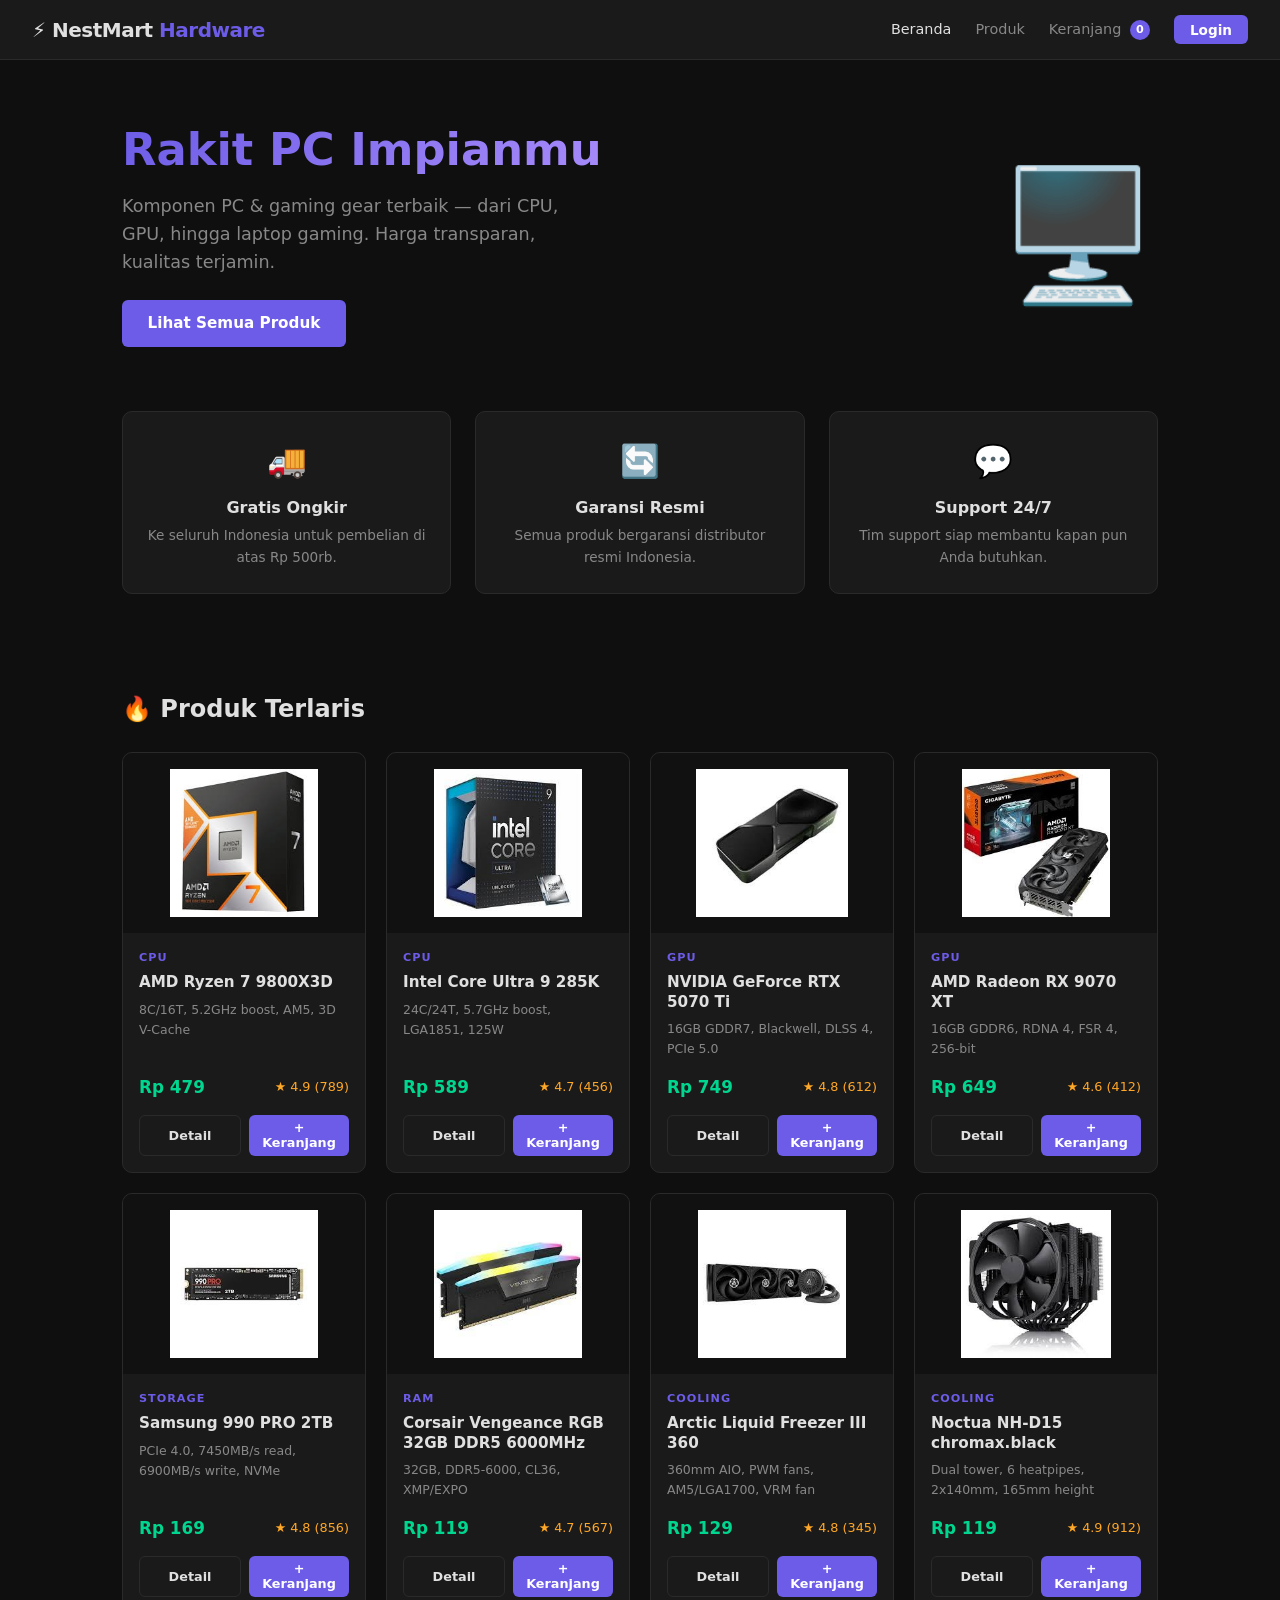
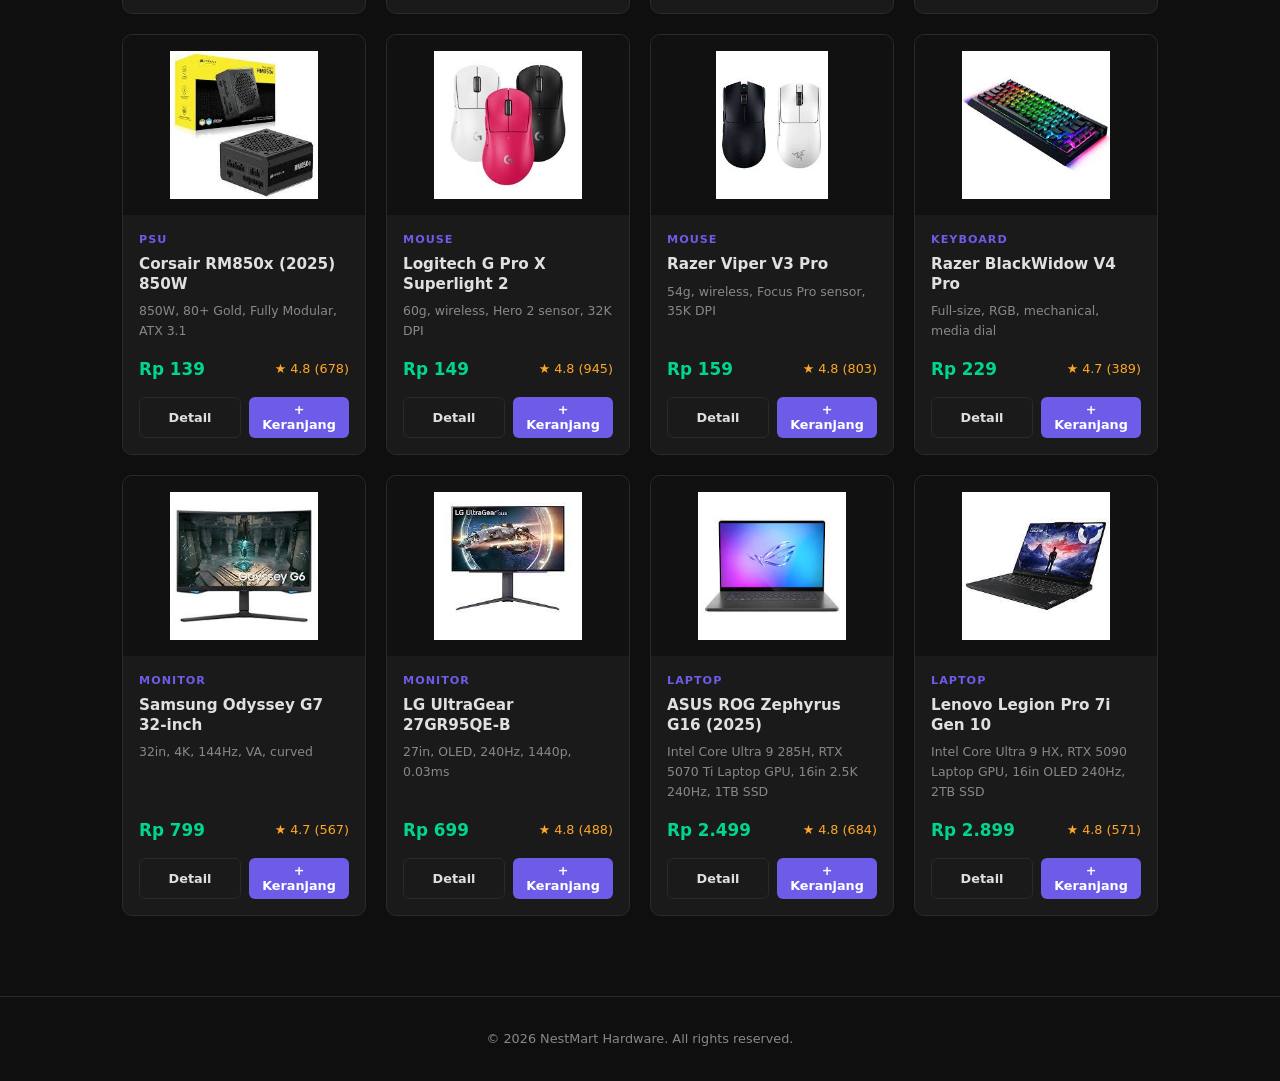
<file: index.html>
<!doctype html>
<html lang="id">
  <head>
    <meta charset="UTF-8" />
    <meta name="viewport" content="width=device-width, initial-scale=1.0" />
    <title>NestMart Hardware — PC Parts & Gaming Gear</title>
    <link rel="stylesheet" href="css/style.css" />
  </head>
  <body>
    <header class="navbar">
      <a href="index.html" class="logo">⚡ NestMart <span>Hardware</span></a>
      <nav>
        <a href="index.html" class="active">Beranda</a>
        <a href="products.html">Produk</a>
        <a href="cart.html" class="cart-link">
          Keranjang <span id="cart-count" class="cart-badge">0</span>
        </a>
        <span id="user-area"></span>
      </nav>
    </header>

    <section class="hero">
      <div class="hero-content">
        <h1>Rakit PC Impianmu</h1>
        <p>
          Komponen PC & gaming gear terbaik — dari CPU, GPU, hingga laptop
          gaming. Harga transparan, kualitas terjamin.
        </p>
        <a href="products.html" class="btn-primary">Lihat Semua Produk</a>
      </div>
      <div class="hero-visual">
        <div class="hero-icon">🖥️</div>
      </div>
    </section>

    <section class="features">
      <div class="feature-card">
        <span class="feature-icon">🚚</span>
        <h3>Gratis Ongkir</h3>
        <p>Ke seluruh Indonesia untuk pembelian di atas Rp 500rb.</p>
      </div>
      <div class="feature-card">
        <span class="feature-icon">🔄</span>
        <h3>Garansi Resmi</h3>
        <p>Semua produk bergaransi distributor resmi Indonesia.</p>
      </div>
      <div class="feature-card">
        <span class="feature-icon">💬</span>
        <h3>Support 24/7</h3>
        <p>Tim support siap membantu kapan pun Anda butuhkan.</p>
      </div>
    </section>

    <section class="hot-products" id="hot-products">
      <h2>🔥 Produk Terlaris</h2>
      <div class="product-grid" id="hot-grid">
        <p class="loading-text">Memuat produk...</p>
      </div>
    </section>

    <footer>
      <p>&copy; 2026 NestMart Hardware. All rights reserved.</p>
    </footer>

    <!-- Auth Modal -->
    <div class="modal-overlay" id="auth-modal">
      <div class="modal-content auth-modal-content">
        <button class="modal-close" id="auth-modal-close">&times;</button>
        <div class="auth-tabs">
          <button class="auth-tab active" data-tab="login">Login</button>
          <button class="auth-tab" data-tab="register">Register</button>
        </div>
        <form id="auth-form" class="auth-form">
          <div class="form-group">
            <label for="auth-email">Email</label>
            <input
              type="email"
              id="auth-email"
              placeholder="contoh@email.com"
              required
              autocomplete="email"
            />
          </div>
          <div class="form-group">
            <label for="auth-password">Password</label>
            <input
              type="password"
              id="auth-password"
              placeholder="Minimal 6 karakter"
              required
              minlength="6"
              autocomplete="current-password"
            />
          </div>
          <div class="form-group" id="auth-name-group" style="display: none">
            <label for="auth-name">Nama</label>
            <input
              type="text"
              id="auth-name"
              placeholder="Nama lengkap"
              autocomplete="name"
            />
          </div>
          <p class="auth-error" id="auth-error"></p>
          <button type="submit" class="btn-primary btn-full" id="auth-submit">
            Login
          </button>
        </form>
      </div>
    </div>

    <script src="js/app.js"></script>
  </body>
</html>
</file>
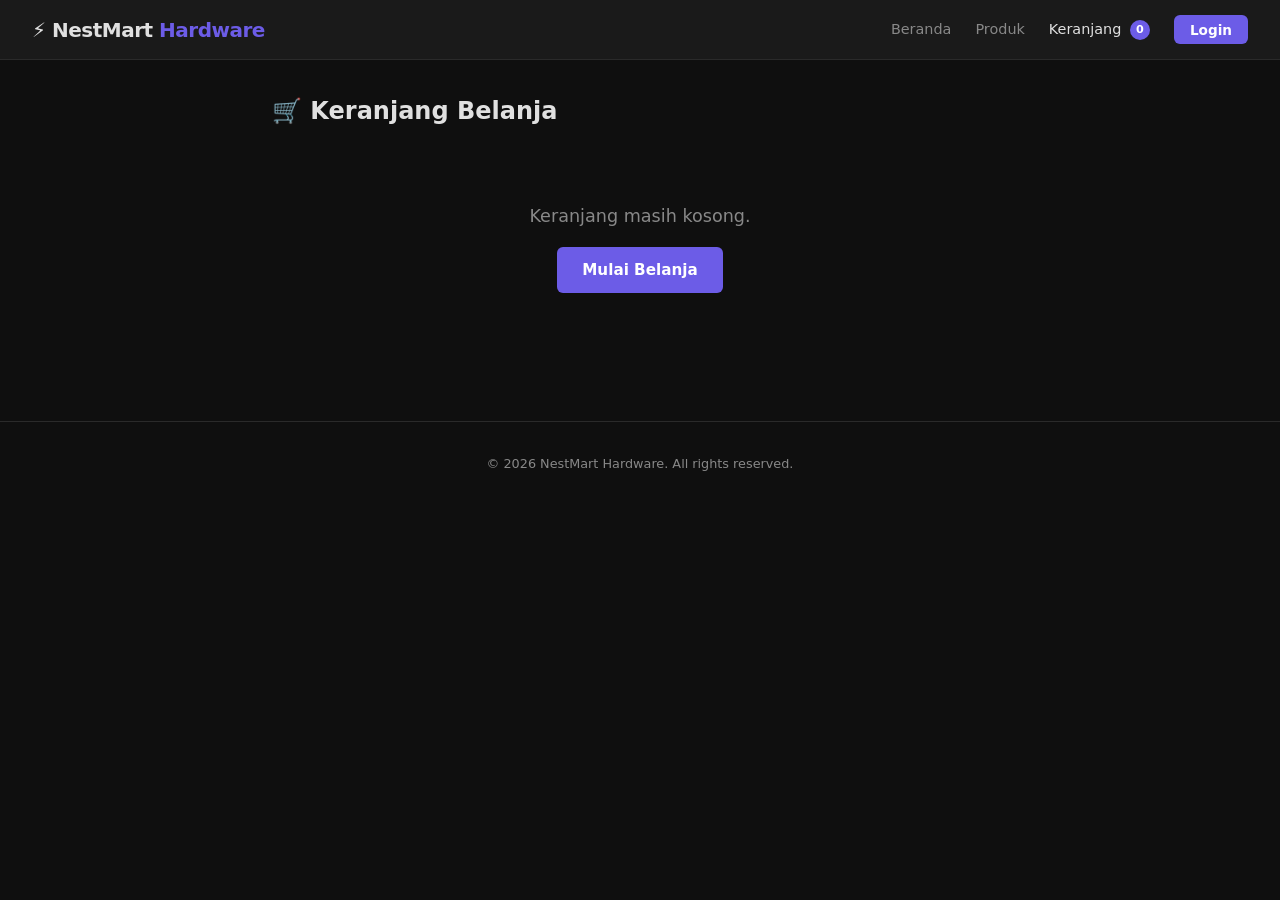
<file: cart.html>
<!doctype html>
<html lang="id">
  <head>
    <meta charset="UTF-8" />
    <meta name="viewport" content="width=device-width, initial-scale=1.0" />
    <title>Keranjang — NestMart Hardware</title>
    <link rel="stylesheet" href="css/style.css" />
  </head>
  <body>
    <header class="navbar">
      <a href="index.html" class="logo">⚡ NestMart <span>Hardware</span></a>
      <nav>
        <a href="index.html">Beranda</a>
        <a href="products.html">Produk</a>
        <a href="cart.html" class="active cart-link">
          Keranjang <span id="cart-count" class="cart-badge">0</span>
        </a>
        <span id="user-area"></span>
      </nav>
    </header>

    <main class="cart-page">
      <h2>🛒 Keranjang Belanja</h2>
      <div id="cart-empty" class="cart-empty">
        <p>Keranjang masih kosong.</p>
        <a href="products.html" class="btn-primary">Mulai Belanja</a>
      </div>
      <div id="cart-content" class="cart-content" style="display: none">
        <div class="cart-items" id="cart-items"></div>
        <div class="cart-summary">
          <h3>Ringkasan Belanja</h3>
          <div class="summary-row">
            <span>Total Item</span>
            <span id="summary-items">0</span>
          </div>
          <div class="summary-row total">
            <span>Total Harga</span>
            <span id="summary-total">Rp 0</span>
          </div>
          <button id="checkout-btn" class="btn-primary btn-full">
            Checkout
          </button>
        </div>
      </div>
    </main>

    <!-- Checkout Success Toast -->
    <div class="toast" id="toast"></div>

    <!-- Auth Modal -->
    <div class="modal-overlay" id="auth-modal">
      <div class="modal-content auth-modal-content">
        <button class="modal-close" id="auth-modal-close">&times;</button>
        <div class="auth-tabs">
          <button class="auth-tab active" data-tab="login">Login</button>
          <button class="auth-tab" data-tab="register">Register</button>
        </div>
        <form id="auth-form" class="auth-form">
          <div class="form-group">
            <label for="auth-email">Email</label>
            <input
              type="email"
              id="auth-email"
              placeholder="contoh@email.com"
              required
              autocomplete="email"
            />
          </div>
          <div class="form-group">
            <label for="auth-password">Password</label>
            <input
              type="password"
              id="auth-password"
              placeholder="Minimal 6 karakter"
              required
              minlength="6"
              autocomplete="current-password"
            />
          </div>
          <div class="form-group" id="auth-name-group" style="display: none">
            <label for="auth-name">Nama</label>
            <input
              type="text"
              id="auth-name"
              placeholder="Nama lengkap"
              autocomplete="name"
            />
          </div>
          <p class="auth-error" id="auth-error"></p>
          <button type="submit" class="btn-primary btn-full" id="auth-submit">
            Login
          </button>
        </form>
      </div>
    </div>

    <footer>
      <p>&copy; 2026 NestMart Hardware. All rights reserved.</p>
    </footer>

    <script src="js/app.js"></script>
  </body>
</html>
</file>
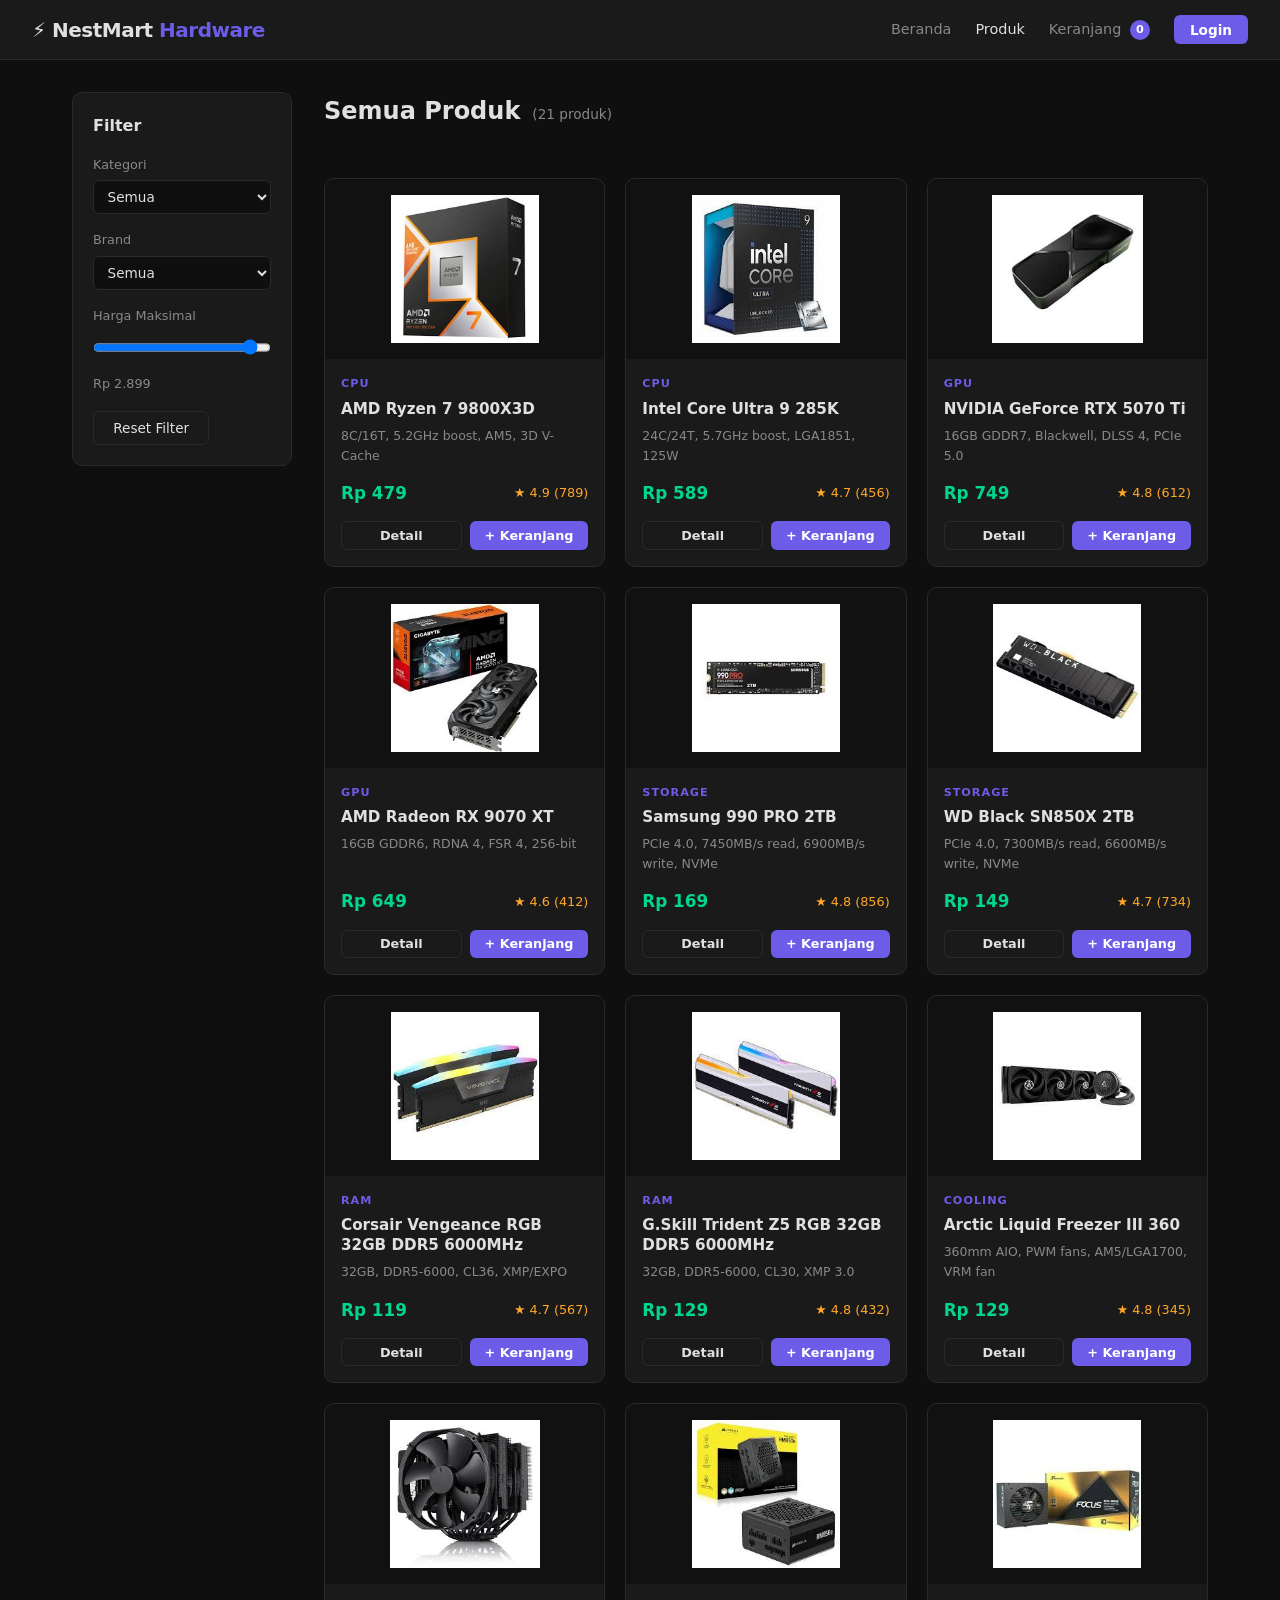
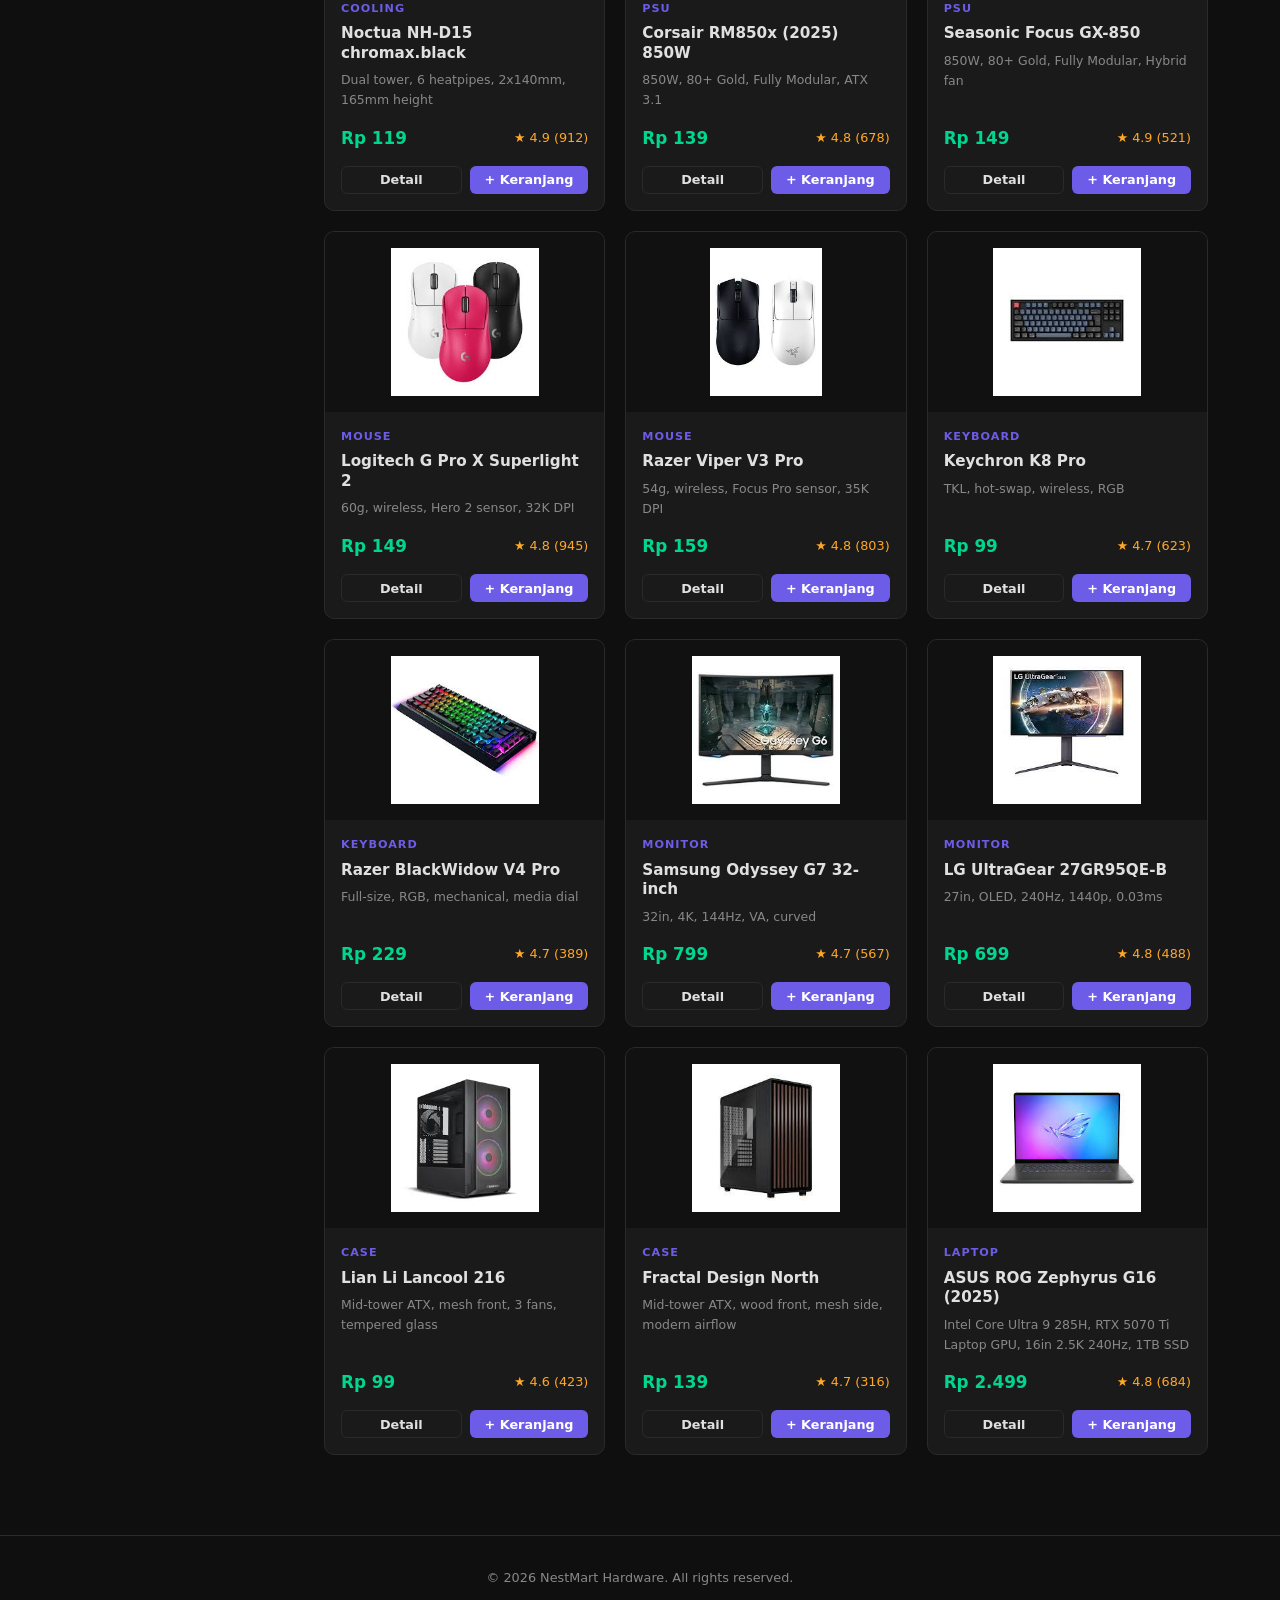
<file: products.html>
<!doctype html>
<html lang="id">
  <head>
    <meta charset="UTF-8" />
    <meta name="viewport" content="width=device-width, initial-scale=1.0" />
    <title>Produk — NestMart Hardware</title>
    <link rel="stylesheet" href="css/style.css" />
  </head>
  <body>
    <header class="navbar">
      <a href="index.html" class="logo">⚡ NestMart <span>Hardware</span></a>
      <nav>
        <a href="index.html">Beranda</a>
        <a href="products.html" class="active">Produk</a>
        <a href="cart.html" class="cart-link">
          Keranjang <span id="cart-count" class="cart-badge">0</span>
        </a>
        <span id="user-area"></span>
      </nav>
    </header>

    <main class="products-page">
      <aside class="sidebar">
        <h3>Filter</h3>
        <div class="filter-group">
          <label>Kategori</label>
          <select id="filter-category">
            <option value="">Semua</option>
          </select>
        </div>
        <div class="filter-group">
          <label>Brand</label>
          <select id="filter-brand">
            <option value="">Semua</option>
          </select>
        </div>
        <div class="filter-group">
          <label>Harga Maksimal</label>
          <input
            type="range"
            id="filter-price"
            min="0"
            max="3000"
            value="3000"
            step="50"
          />
          <span id="price-label">Rp 3.000.000</span>
        </div>
        <button id="filter-reset" class="btn-outline">Reset Filter</button>
      </aside>

      <section class="product-list">
        <div class="product-header">
          <h2>Semua Produk</h2>
          <span id="result-count"></span>
        </div>
        <div class="product-grid" id="product-grid">
          <p class="loading-text">Memuat produk...</p>
        </div>
      </section>
    </main>

    <!-- Detail Modal -->
    <div class="modal-overlay" id="detail-modal">
      <div class="modal-content">
        <button class="modal-close" id="modal-close">&times;</button>
        <div class="modal-body" id="modal-body"></div>
      </div>
    </div>

    <!-- Auth Modal -->
    <div class="modal-overlay" id="auth-modal">
      <div class="modal-content auth-modal-content">
        <button class="modal-close" id="auth-modal-close">&times;</button>
        <div class="auth-tabs">
          <button class="auth-tab active" data-tab="login">Login</button>
          <button class="auth-tab" data-tab="register">Register</button>
        </div>
        <form id="auth-form" class="auth-form">
          <div class="form-group">
            <label for="auth-email">Email</label>
            <input
              type="email"
              id="auth-email"
              placeholder="contoh@email.com"
              required
              autocomplete="email"
            />
          </div>
          <div class="form-group">
            <label for="auth-password">Password</label>
            <input
              type="password"
              id="auth-password"
              placeholder="Minimal 6 karakter"
              required
              minlength="6"
              autocomplete="current-password"
            />
          </div>
          <div class="form-group" id="auth-name-group" style="display: none">
            <label for="auth-name">Nama</label>
            <input
              type="text"
              id="auth-name"
              placeholder="Nama lengkap"
              autocomplete="name"
            />
          </div>
          <p class="auth-error" id="auth-error"></p>
          <button type="submit" class="btn-primary btn-full" id="auth-submit">
            Login
          </button>
        </form>
      </div>
    </div>

    <footer>
      <p>&copy; 2026 NestMart Hardware. All rights reserved.</p>
    </footer>

    <script src="js/app.js"></script>
  </body>
</html>
</file>
<file: css/style.css>
/* ===== Reset & Base ===== */
*,
*::before,
*::after {
  box-sizing: border-box;
  margin: 0;
  padding: 0;
}

:root {
  --bg: #0f0f0f;
  --surface: #1a1a1a;
  --surface-hover: #252525;
  --border: #2a2a2a;
  --text: #e0e0e0;
  --text-muted: #888;
  --accent: #6c5ce7;
  --accent-hover: #7d6ff0;
  --accent-glow: rgba(108, 92, 231, 0.25);
  --green: #00d68f;
  --red: #ff6b6b;
  --orange: #ffa726;
  --radius: 10px;
  --radius-sm: 6px;
  --shadow: 0 2px 12px rgba(0, 0, 0, 0.4);
  --transition: 0.2s ease;
}

html {
  scroll-behavior: smooth;
}

body {
  font-family:
    "Segoe UI",
    system-ui,
    -apple-system,
    sans-serif;
  background: var(--bg);
  color: var(--text);
  min-height: 100vh;
  line-height: 1.6;
}

a {
  color: inherit;
  text-decoration: none;
}
img {
  max-width: 100%;
  display: block;
}
button {
  cursor: pointer;
  font-family: inherit;
  border: none;
}

/* ===== Navbar ===== */
.navbar {
  display: flex;
  align-items: center;
  justify-content: space-between;
  padding: 0 2rem;
  height: 60px;
  background: var(--surface);
  border-bottom: 1px solid var(--border);
  position: sticky;
  top: 0;
  z-index: 100;
  backdrop-filter: blur(10px);
}

.logo {
  font-size: 1.25rem;
  font-weight: 700;
  letter-spacing: -0.5px;
}
.logo span {
  color: var(--accent);
}

.navbar nav {
  display: flex;
  gap: 1.5rem;
  align-items: center;
}
.navbar nav a {
  font-size: 0.9rem;
  font-weight: 500;
  color: var(--text-muted);
  transition: color var(--transition);
}
.navbar nav a:hover,
.navbar nav a.active {
  color: var(--text);
}

.cart-link {
  position: relative;
}
.cart-badge {
  display: inline-flex;
  align-items: center;
  justify-content: center;
  background: var(--accent);
  color: #fff;
  font-size: 0.7rem;
  font-weight: 700;
  width: 20px;
  height: 20px;
  border-radius: 50%;
  margin-left: 4px;
  vertical-align: middle;
}

/* ===== Hero ===== */
.hero {
  display: flex;
  align-items: center;
  justify-content: space-between;
  padding: 4rem 2rem;
  max-width: 1100px;
  margin: 0 auto;
  gap: 3rem;
}

.hero-content h1 {
  font-size: 2.8rem;
  font-weight: 800;
  line-height: 1.15;
  margin-bottom: 1rem;
  background: linear-gradient(135deg, var(--accent), #a78bfa);
  -webkit-background-clip: text;
  -webkit-text-fill-color: transparent;
  background-clip: text;
}

.hero-content p {
  font-size: 1.1rem;
  color: var(--text-muted);
  max-width: 480px;
  margin-bottom: 1.5rem;
}

.hero-icon {
  font-size: 8rem;
  animation: float 3s ease-in-out infinite;
}

@keyframes float {
  0%,
  100% {
    transform: translateY(0);
  }
  50% {
    transform: translateY(-12px);
  }
}

/* ===== Buttons ===== */
.btn-primary {
  display: inline-block;
  background: var(--accent);
  color: #fff;
  padding: 0.7rem 1.6rem;
  border-radius: var(--radius-sm);
  font-weight: 600;
  font-size: 0.95rem;
  transition:
    background var(--transition),
    box-shadow var(--transition);
}
.btn-primary:hover {
  background: var(--accent-hover);
  box-shadow: 0 0 20px var(--accent-glow);
}

.btn-outline {
  display: inline-block;
  background: transparent;
  color: var(--text);
  border: 1px solid var(--border);
  padding: 0.5rem 1.2rem;
  border-radius: var(--radius-sm);
  font-size: 0.85rem;
  transition: all var(--transition);
}
.btn-outline:hover {
  border-color: var(--accent);
  color: var(--accent);
}

.btn-full {
  width: 100%;
  text-align: center;
}

.btn-small {
  padding: 0.35rem 0.8rem;
  font-size: 0.8rem;
  border-radius: var(--radius-sm);
  font-weight: 600;
  transition: all var(--transition);
}

.btn-add {
  background: var(--accent);
  color: #fff;
}
.btn-add:hover {
  background: var(--accent-hover);
}

.btn-remove {
  background: transparent;
  color: var(--red);
  border: 1px solid var(--red);
}
.btn-remove:hover {
  background: var(--red);
  color: #fff;
}

/* ===== Features ===== */
.features {
  display: grid;
  grid-template-columns: repeat(3, 1fr);
  gap: 1.5rem;
  max-width: 1100px;
  margin: 0 auto 4rem;
  padding: 0 2rem;
}

.feature-card {
  background: var(--surface);
  border: 1px solid var(--border);
  border-radius: var(--radius);
  padding: 1.5rem;
  text-align: center;
  transition: border-color var(--transition);
}
.feature-card:hover {
  border-color: var(--accent);
}

.feature-icon {
  font-size: 2rem;
  display: block;
  margin-bottom: 0.5rem;
}
.feature-card h3 {
  font-size: 1rem;
  margin-bottom: 0.3rem;
}
.feature-card p {
  font-size: 0.85rem;
  color: var(--text-muted);
}

/* ===== Product Grid ===== */
.hot-products,
.product-list {
  padding: 2rem;
  max-width: 1100px;
  margin: 0 auto;
}

.hot-products h2,
.product-header h2 {
  font-size: 1.5rem;
  margin-bottom: 1.5rem;
}

.product-grid {
  display: grid;
  grid-template-columns: repeat(auto-fill, minmax(240px, 1fr));
  gap: 1.25rem;
}

.loading-text {
  color: var(--text-muted);
  grid-column: 1 / -1;
  text-align: center;
  padding: 2rem;
}

/* ===== Product Card ===== */
.product-card {
  background: var(--surface);
  border: 1px solid var(--border);
  border-radius: var(--radius);
  overflow: hidden;
  transition:
    border-color var(--transition),
    transform var(--transition);
  display: flex;
  flex-direction: column;
}
.product-card:hover {
  border-color: var(--accent);
  transform: translateY(-3px);
}

.product-card .card-img {
  width: 100%;
  height: 180px;
  object-fit: contain;
  background: #111;
  padding: 1rem;
}

.card-body {
  padding: 1rem;
  flex: 1;
  display: flex;
  flex-direction: column;
  gap: 0.4rem;
}

.card-category {
  font-size: 0.7rem;
  text-transform: uppercase;
  letter-spacing: 1px;
  color: var(--accent);
  font-weight: 600;
}

.card-title {
  font-size: 0.95rem;
  font-weight: 600;
  line-height: 1.3;
}

.card-specs {
  font-size: 0.78rem;
  color: var(--text-muted);
}

.card-bottom {
  display: flex;
  align-items: center;
  justify-content: space-between;
  margin-top: auto;
  padding-top: 0.5rem;
}

.card-price {
  font-size: 1.05rem;
  font-weight: 700;
  color: var(--green);
}

.card-rating {
  font-size: 0.8rem;
  color: var(--orange);
}

.card-actions {
  display: flex;
  gap: 0.5rem;
  margin-top: 0.5rem;
}

.card-actions .btn-small {
  flex: 1;
  text-align: center;
}

/* ===== Products Page Layout ===== */
.products-page {
  display: flex;
  gap: 2rem;
  max-width: 1200px;
  margin: 0 auto;
  padding: 2rem;
}

.sidebar {
  width: 220px;
  flex-shrink: 0;
  background: var(--surface);
  border: 1px solid var(--border);
  border-radius: var(--radius);
  padding: 1.25rem;
  height: fit-content;
  position: sticky;
  top: 80px;
}

.sidebar h3 {
  font-size: 1rem;
  margin-bottom: 1rem;
}

.filter-group {
  margin-bottom: 1rem;
}
.filter-group label {
  display: block;
  font-size: 0.8rem;
  color: var(--text-muted);
  margin-bottom: 0.3rem;
}
.filter-group select,
.filter-group input {
  width: 100%;
  padding: 0.45rem 0.6rem;
  background: var(--bg);
  border: 1px solid var(--border);
  border-radius: var(--radius-sm);
  color: var(--text);
  font-size: 0.85rem;
  font-family: inherit;
}
.filter-group select:focus {
  outline: none;
  border-color: var(--accent);
}

#price-label {
  font-size: 0.8rem;
  color: var(--text-muted);
  margin-top: 0.2rem;
  display: block;
}

.product-list {
  flex: 1;
  padding: 0;
}

.product-header {
  display: flex;
  align-items: baseline;
  gap: 0.75rem;
  margin-bottom: 1.5rem;
}
#result-count {
  font-size: 0.85rem;
  color: var(--text-muted);
}

/* ===== Modal ===== */
.modal-overlay {
  display: none;
  position: fixed;
  inset: 0;
  background: rgba(0, 0, 0, 0.75);
  z-index: 200;
  align-items: center;
  justify-content: center;
  padding: 1rem;
}
.modal-overlay.open {
  display: flex;
}

.modal-content {
  background: var(--surface);
  border: 1px solid var(--border);
  border-radius: var(--radius);
  max-width: 600px;
  width: 100%;
  max-height: 90vh;
  overflow-y: auto;
  position: relative;
  animation: modalIn 0.25s ease;
}

@keyframes modalIn {
  from {
    opacity: 0;
    transform: translateY(20px) scale(0.97);
  }
  to {
    opacity: 1;
    transform: translateY(0) scale(1);
  }
}

.modal-close {
  position: absolute;
  top: 0.75rem;
  right: 0.75rem;
  background: var(--surface-hover);
  color: var(--text);
  width: 32px;
  height: 32px;
  border-radius: 50%;
  font-size: 1.2rem;
  display: flex;
  align-items: center;
  justify-content: center;
  z-index: 10;
  transition: background var(--transition);
}
.modal-close:hover {
  background: var(--red);
}

.modal-body {
  padding: 1.5rem;
}

.modal-img {
  width: 100%;
  max-height: 280px;
  object-fit: contain;
  background: #111;
  border-radius: var(--radius-sm);
  margin-bottom: 1rem;
}

.modal-body h3 {
  font-size: 1.3rem;
  margin-bottom: 0.3rem;
}
.modal-body .modal-category {
  color: var(--accent);
  font-size: 0.8rem;
  text-transform: uppercase;
  letter-spacing: 1px;
}
.modal-body .modal-price {
  font-size: 1.4rem;
  font-weight: 700;
  color: var(--green);
  margin: 0.5rem 0;
}
.modal-body .modal-specs {
  font-size: 0.85rem;
  color: var(--text-muted);
  margin-bottom: 0.5rem;
}
.modal-body .modal-desc {
  font-size: 0.9rem;
  color: var(--text);
  line-height: 1.7;
  margin-bottom: 1rem;
}
.modal-body .modal-stock {
  font-size: 0.85rem;
  color: var(--text-muted);
  margin-bottom: 1rem;
}
.modal-body .modal-rating {
  color: var(--orange);
  font-size: 0.9rem;
  margin-bottom: 1rem;
}

/* ===== Cart Page ===== */
.cart-page {
  max-width: 800px;
  margin: 0 auto;
  padding: 2rem;
}

.cart-page h2 {
  margin-bottom: 1.5rem;
}

.cart-empty {
  text-align: center;
  padding: 3rem;
  color: var(--text-muted);
}
.cart-empty p {
  margin-bottom: 1rem;
  font-size: 1.1rem;
}

.cart-items {
  display: flex;
  flex-direction: column;
  gap: 0.75rem;
}

.cart-item {
  display: flex;
  align-items: center;
  gap: 1rem;
  background: var(--surface);
  border: 1px solid var(--border);
  border-radius: var(--radius);
  padding: 1rem;
}

.cart-item-img {
  width: 70px;
  height: 70px;
  object-fit: contain;
  background: #111;
  border-radius: var(--radius-sm);
  flex-shrink: 0;
}

.cart-item-info {
  flex: 1;
  min-width: 0;
}
.cart-item-info h4 {
  font-size: 0.9rem;
  margin-bottom: 0.2rem;
}
.cart-item-info .cart-item-price {
  color: var(--green);
  font-weight: 600;
  font-size: 0.9rem;
}

.cart-item-qty {
  display: flex;
  align-items: center;
  gap: 0.4rem;
}
.cart-item-qty button {
  width: 28px;
  height: 28px;
  border-radius: var(--radius-sm);
  background: var(--surface-hover);
  color: var(--text);
  font-size: 1rem;
  display: flex;
  align-items: center;
  justify-content: center;
  transition: background var(--transition);
}
.cart-item-qty button:hover {
  background: var(--accent);
}
.cart-item-qty span {
  font-size: 0.9rem;
  font-weight: 600;
  min-width: 24px;
  text-align: center;
}

.cart-item-remove {
  background: transparent;
  color: var(--text-muted);
  font-size: 1.2rem;
  padding: 0.25rem 0.5rem;
  border-radius: var(--radius-sm);
  transition: all var(--transition);
}
.cart-item-remove:hover {
  color: var(--red);
  background: rgba(255, 107, 107, 0.1);
}

/* ===== Cart Summary ===== */
.cart-summary {
  background: var(--surface);
  border: 1px solid var(--border);
  border-radius: var(--radius);
  padding: 1.5rem;
  margin-top: 1.5rem;
}

.cart-summary h3 {
  font-size: 1.1rem;
  margin-bottom: 1rem;
}

.summary-row {
  display: flex;
  justify-content: space-between;
  padding: 0.5rem 0;
  font-size: 0.9rem;
  color: var(--text-muted);
}
.summary-row.total {
  border-top: 1px solid var(--border);
  margin-top: 0.5rem;
  padding-top: 0.75rem;
  font-size: 1.1rem;
  font-weight: 700;
  color: var(--text);
}
.summary-row.total span:last-child {
  color: var(--green);
}

.cart-summary .btn-primary {
  margin-top: 1rem;
}

/* ===== Toast ===== */
.toast {
  position: fixed;
  bottom: 2rem;
  left: 50%;
  transform: translateX(-50%) translateY(100px);
  background: var(--green);
  color: #000;
  padding: 0.8rem 2rem;
  border-radius: var(--radius);
  font-weight: 700;
  font-size: 0.95rem;
  z-index: 300;
  opacity: 0;
  transition: all 0.35s ease;
  pointer-events: none;
}
.toast.show {
  opacity: 1;
  transform: translateX(-50%) translateY(0);
}

/* ===== Auth Modal ===== */
.auth-modal-content {
  max-width: 420px;
}

.auth-tabs {
  display: flex;
  border-bottom: 1px solid var(--border);
  margin-bottom: 1.5rem;
}

.auth-tab {
  flex: 1;
  padding: 0.75rem;
  background: transparent;
  color: var(--text-muted);
  font-size: 0.95rem;
  font-weight: 600;
  border-bottom: 2px solid transparent;
  transition: all var(--transition);
  cursor: pointer;
}
.auth-tab.active {
  color: var(--accent);
  border-bottom-color: var(--accent);
}
.auth-tab:hover {
  color: var(--text);
}

.auth-form {
  padding: 0 0.5rem;
}

.form-group {
  margin-bottom: 1rem;
}
.form-group label {
  display: block;
  font-size: 0.85rem;
  color: var(--text-muted);
  margin-bottom: 0.35rem;
}
.form-group input {
  width: 100%;
  padding: 0.6rem 0.75rem;
  background: var(--bg);
  border: 1px solid var(--border);
  border-radius: var(--radius-sm);
  color: var(--text);
  font-size: 0.9rem;
  font-family: inherit;
  transition: border-color var(--transition);
}
.form-group input:focus {
  outline: none;
  border-color: var(--accent);
}

.auth-error {
  color: var(--red);
  font-size: 0.8rem;
  min-height: 1.2rem;
  margin-bottom: 0.5rem;
}

.btn-full {
  width: 100%;
  justify-content: center;
}

/* ===== User Menu ===== */
#user-area {
  display: flex;
  align-items: center;
  gap: 0.5rem;
}

.btn-login-nav {
  background: var(--accent);
  color: #fff;
  padding: 0.4rem 1rem;
  border-radius: var(--radius-sm);
  font-size: 0.85rem;
  font-weight: 600;
  transition: background var(--transition);
  cursor: pointer;
}
.btn-login-nav:hover {
  background: var(--accent-hover);
}

.user-menu {
  position: relative;
  display: flex;
  align-items: center;
  gap: 0.5rem;
  cursor: pointer;
}

.user-avatar {
  width: 32px;
  height: 32px;
  border-radius: 50%;
  background: var(--accent);
  color: #fff;
  display: flex;
  align-items: center;
  justify-content: center;
  font-weight: 700;
  font-size: 0.85rem;
}

.user-name {
  font-size: 0.85rem;
  color: var(--text);
  font-weight: 500;
}

.user-dropdown {
  display: none;
  position: absolute;
  top: 100%;
  right: 0;
  margin-top: 0.5rem;
  background: var(--surface);
  border: 1px solid var(--border);
  border-radius: var(--radius);
  min-width: 160px;
  z-index: 100;
  overflow: hidden;
}
.user-dropdown.open {
  display: block;
}

.user-dropdown button {
  width: 100%;
  text-align: left;
  padding: 0.6rem 1rem;
  background: transparent;
  color: var(--text);
  font-size: 0.85rem;
  transition: background var(--transition);
  cursor: pointer;
}
.user-dropdown button:hover {
  background: var(--surface-hover);
}
.user-dropdown button.logout-btn {
  color: var(--red);
  border-top: 1px solid var(--border);
}

/* ===== Footer ===== */
footer {
  text-align: center;
  padding: 2rem;
  color: var(--text-muted);
  font-size: 0.8rem;
  border-top: 1px solid var(--border);
  margin-top: 3rem;
}

/* ===== Responsive ===== */
@media (max-width: 768px) {
  .hero {
    flex-direction: column;
    text-align: center;
    padding: 2rem 1rem;
  }
  .hero-content h1 {
    font-size: 2rem;
  }
  .hero-icon {
    font-size: 5rem;
  }

  .features {
    grid-template-columns: 1fr;
    padding: 0 1rem;
  }

  .products-page {
    flex-direction: column;
    padding: 1rem;
  }
  .sidebar {
    width: 100%;
    position: static;
  }

  .product-grid {
    grid-template-columns: repeat(auto-fill, minmax(160px, 1fr));
  }

  .cart-item {
    flex-wrap: wrap;
  }
  .navbar {
    padding: 0 1rem;
  }
  .navbar nav {
    gap: 0.75rem;
    font-size: 0.8rem;
  }
}
</file>
